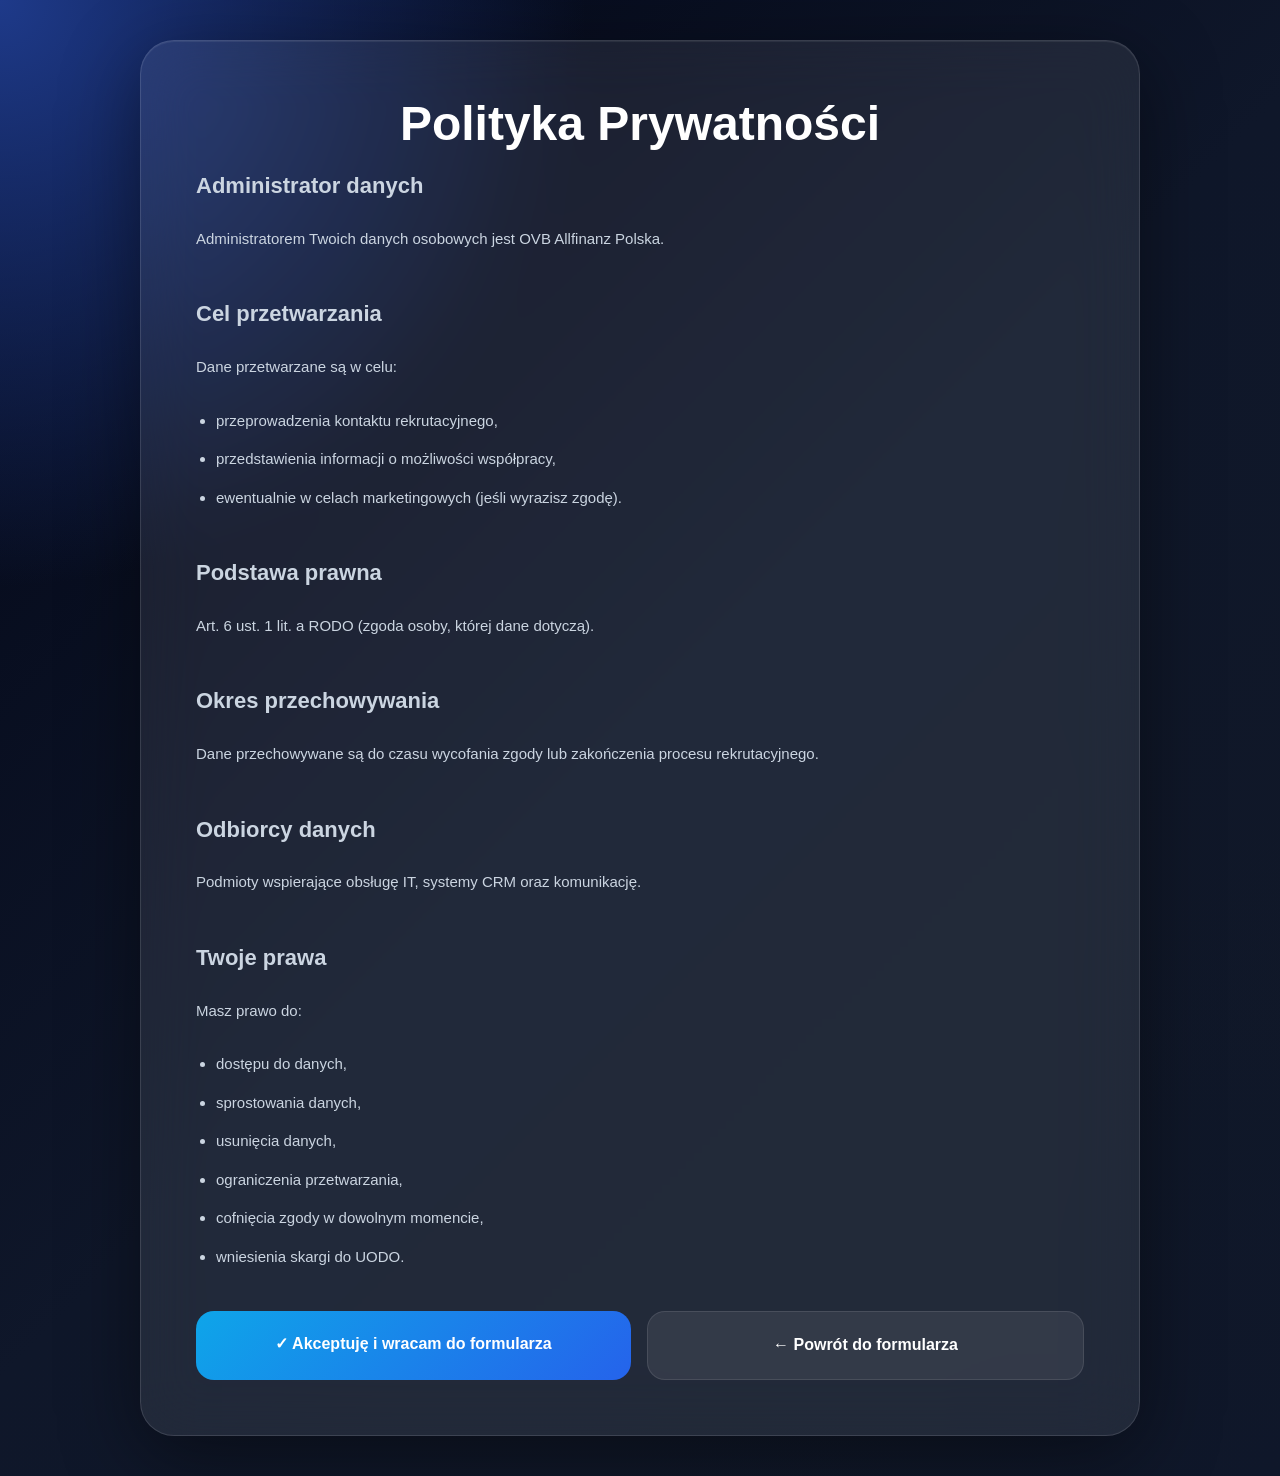
<file: rodo.html>
<!doctype html>
<html lang="pl">
  <head>
    <meta charset="UTF-8" />
    <meta name="viewport" content="width=device-width, initial-scale=1.0" />

    <title>Polityka Prywatności</title>

    <link rel="stylesheet" href="style.css" />
  </head>

  <body>
    <div class="card">
      <h1>Polityka Prywatności</h1>

      <div class="policy-content">
        <div class="section">
          <h2>Administrator danych</h2>

          <p>
            Administratorem Twoich danych osobowych jest OVB Allfinanz Polska.
          </p>
        </div>

        <div class="section">
          <h2>Cel przetwarzania</h2>

          <p>Dane przetwarzane są w celu:</p>

          <ul>
            <li>przeprowadzenia kontaktu rekrutacyjnego,</li>

            <li>przedstawienia informacji o możliwości współpracy,</li>

            <li>ewentualnie w celach marketingowych (jeśli wyrazisz zgodę).</li>
          </ul>
        </div>

        <div class="section">
          <h2>Podstawa prawna</h2>

          <p>Art. 6 ust. 1 lit. a RODO (zgoda osoby, której dane dotyczą).</p>
        </div>

        <div class="section">
          <h2>Okres przechowywania</h2>

          <p>
            Dane przechowywane są do czasu wycofania zgody lub zakończenia
            procesu rekrutacyjnego.
          </p>
        </div>

        <div class="section">
          <h2>Odbiorcy danych</h2>

          <p>Podmioty wspierające obsługę IT, systemy CRM oraz komunikację.</p>
        </div>

        <div class="section">
          <h2>Twoje prawa</h2>

          <p>Masz prawo do:</p>

          <ul>
            <li>dostępu do danych,</li>

            <li>sprostowania danych,</li>

            <li>usunięcia danych,</li>

            <li>ograniczenia przetwarzania,</li>

            <li>cofnięcia zgody w dowolnym momencie,</li>

            <li>wniesienia skargi do UODO.</li>
          </ul>
        </div>

        <div class="policy-buttons">
          <a
            href="index.html#rodo-section"
            class="policy-btn"
            class="policy-btn accept-rodo"
          >
            ✓ Akceptuję i wracam do formularza
          </a>

          <a href="index.html#rodo-section" class="policy-btn secondary">
            ← Powrót do formularza
          </a>
        </div>
      </div>
    </div>
    <script src="script.js"></script>
  </body>
</html>
</file>
<file: style.css>
* {
  margin: 0;
  padding: 0;
  box-sizing: border-box;
}

body {
  font-family: "Inter", sans-serif;
  background:
    radial-gradient(circle at top left, #1e3a8a 0%, transparent 30%),
    radial-gradient(circle at bottom right, #0f172a 0%, transparent 35%),
    linear-gradient(135deg, #020617, #0f172a, #111827);

  min-height: 100vh;
  display: flex;
  justify-content: center;
  align-items: center;
  padding: 40px 20px;
  color: white;
}

.card {
  width: 100%;
  max-width: 1000px;

  background: rgba(255, 255, 255, 0.08);

  backdrop-filter: blur(30px);
  -webkit-backdrop-filter: blur(30px);

  border: 1px solid rgba(255, 255, 255, 0.12);

  border-radius: 34px;

  padding: 55px;

  box-shadow:
    0 20px 80px rgba(0, 0, 0, 0.45),
    inset 0 1px 1px rgba(255, 255, 255, 0.08);
}

.logo {
  font-size: 13px;
  letter-spacing: 5px;
  text-transform: uppercase;
  color: #93c5fd;
  margin-bottom: 14px;
  text-align: center;
  font-weight: 600;
}

h1 {
  text-align: center;
  font-size: 48px;
  font-weight: 800;
  margin-bottom: 14px;
}

.subtitle {
  text-align: center;
  color: #cbd5e1;
  margin-bottom: 45px;
  font-size: 16px;
  line-height: 1.7;
}

.section {
  margin-bottom: 40px;
}

.section h2 {
  font-size: 22px;
  margin-bottom: 18px;
}

.required {
  color: #38bdf8;
}

.helper {
  font-size: 14px;
  color: #cbd5e1;
  margin-bottom: 20px;
}

.grid {
  display: grid;
  grid-template-columns: repeat(auto-fit, minmax(260px, 1fr));
  gap: 16px;
}

.option {
  background: rgba(255, 255, 255, 0.05);

  border: 1px solid rgba(255, 255, 255, 0.08);

  padding: 18px;

  border-radius: 18px;

  transition: 0.3s;

  cursor: pointer;

  display: flex;
  align-items: center;
  gap: 12px;
}

.option:hover {
  transform: translateY(-4px);

  background: rgba(255, 255, 255, 0.08);

  box-shadow: 0 10px 25px rgba(0, 0, 0, 0.25);
}

input[type="checkbox"],
input[type="radio"] {
  transform: scale(1.2);
  accent-color: #38bdf8;
}

textarea,
input[type="text"],
input[type="email"],
input[type="tel"],
input[type="number"] {
  width: 100%;

  padding: 18px;

  border-radius: 18px;

  border: 1px solid rgba(255, 255, 255, 0.08);

  background: rgba(255, 255, 255, 0.06);

  color: white;

  font-size: 15px;

  outline: none;

  transition: 0.3s;
}

textarea {
  min-height: 140px;
  resize: vertical;
}

textarea:focus,
input:focus {
  border-color: #38bdf8;

  background: rgba(255, 255, 255, 0.09);

  box-shadow: 0 0 0 4px rgba(56, 189, 248, 0.15);
}

.btn {
  width: 100%;
  padding: 22px;

  border: none;
  border-radius: 22px;

  background: linear-gradient(135deg, #0ea5e9, #2563eb);

  font-size: 18px;
  font-weight: 700;

  color: white;

  cursor: pointer;

  transition: 0.35s;
}

.btn:hover {
  transform: translateY(-4px);

  box-shadow: 0 20px 40px rgba(37, 99, 235, 0.35);
}

.status {
  margin-top: 20px;
  text-align: center;
  font-size: 15px;
  font-weight: 600;
}

.success {
  color: #4ade80;
}

.error {
  color: #f87171;
}

.footer {
  margin-top: 25px;
  text-align: center;
  font-size: 13px;
  color: #94a3b8;
}

.rodo-box {
  background: rgba(255, 255, 255, 0.05);

  padding: 20px;

  border-radius: 18px;

  border: 1px solid rgba(255, 255, 255, 0.08);

  margin-bottom: 20px;

  line-height: 1.7;

  color: #cbd5e1;

  font-size: 14px;
}

.rodo-box a {
  color: #38bdf8;
  text-decoration: none;
}

.consent {
  margin-bottom: 14px;
  align-items: flex-start;
}

@media (max-width: 768px) {
  .card {
    padding: 28px;
  }

  h1 {
    font-size: 34px;
  }

  .section h2 {
    font-size: 19px;
  }
}

.policy-content {
  text-align: left;
  color: #cbd5e1;
  line-height: 1.9;
  font-size: 15px;
}

.policy-content p {
  margin-bottom: 25px;
}

.policy-content ul {
  margin-left: 20px;
  margin-bottom: 25px;
}

.policy-content li {
  margin-bottom: 10px;
}

.policy-buttons {
  display: flex;
  gap: 16px;
  margin-top: 40px;
  flex-wrap: wrap;
}

.policy-btn {
  flex: 1;
  min-width: 240px;

  padding: 18px;

  border-radius: 18px;

  border: none;

  background: linear-gradient(135deg, #0ea5e9, #2563eb);

  color: white;

  font-size: 16px;
  font-weight: 700;

  cursor: pointer;

  text-decoration: none;

  text-align: center;

  transition: 0.3s;
}

.policy-btn:hover {
  transform: translateY(-4px);

  box-shadow: 0 20px 40px rgba(37, 99, 235, 0.35);
}

.policy-btn.secondary {
  background: rgba(255, 255, 255, 0.08);

  border: 1px solid rgba(255, 255, 255, 0.1);
}
</file>
